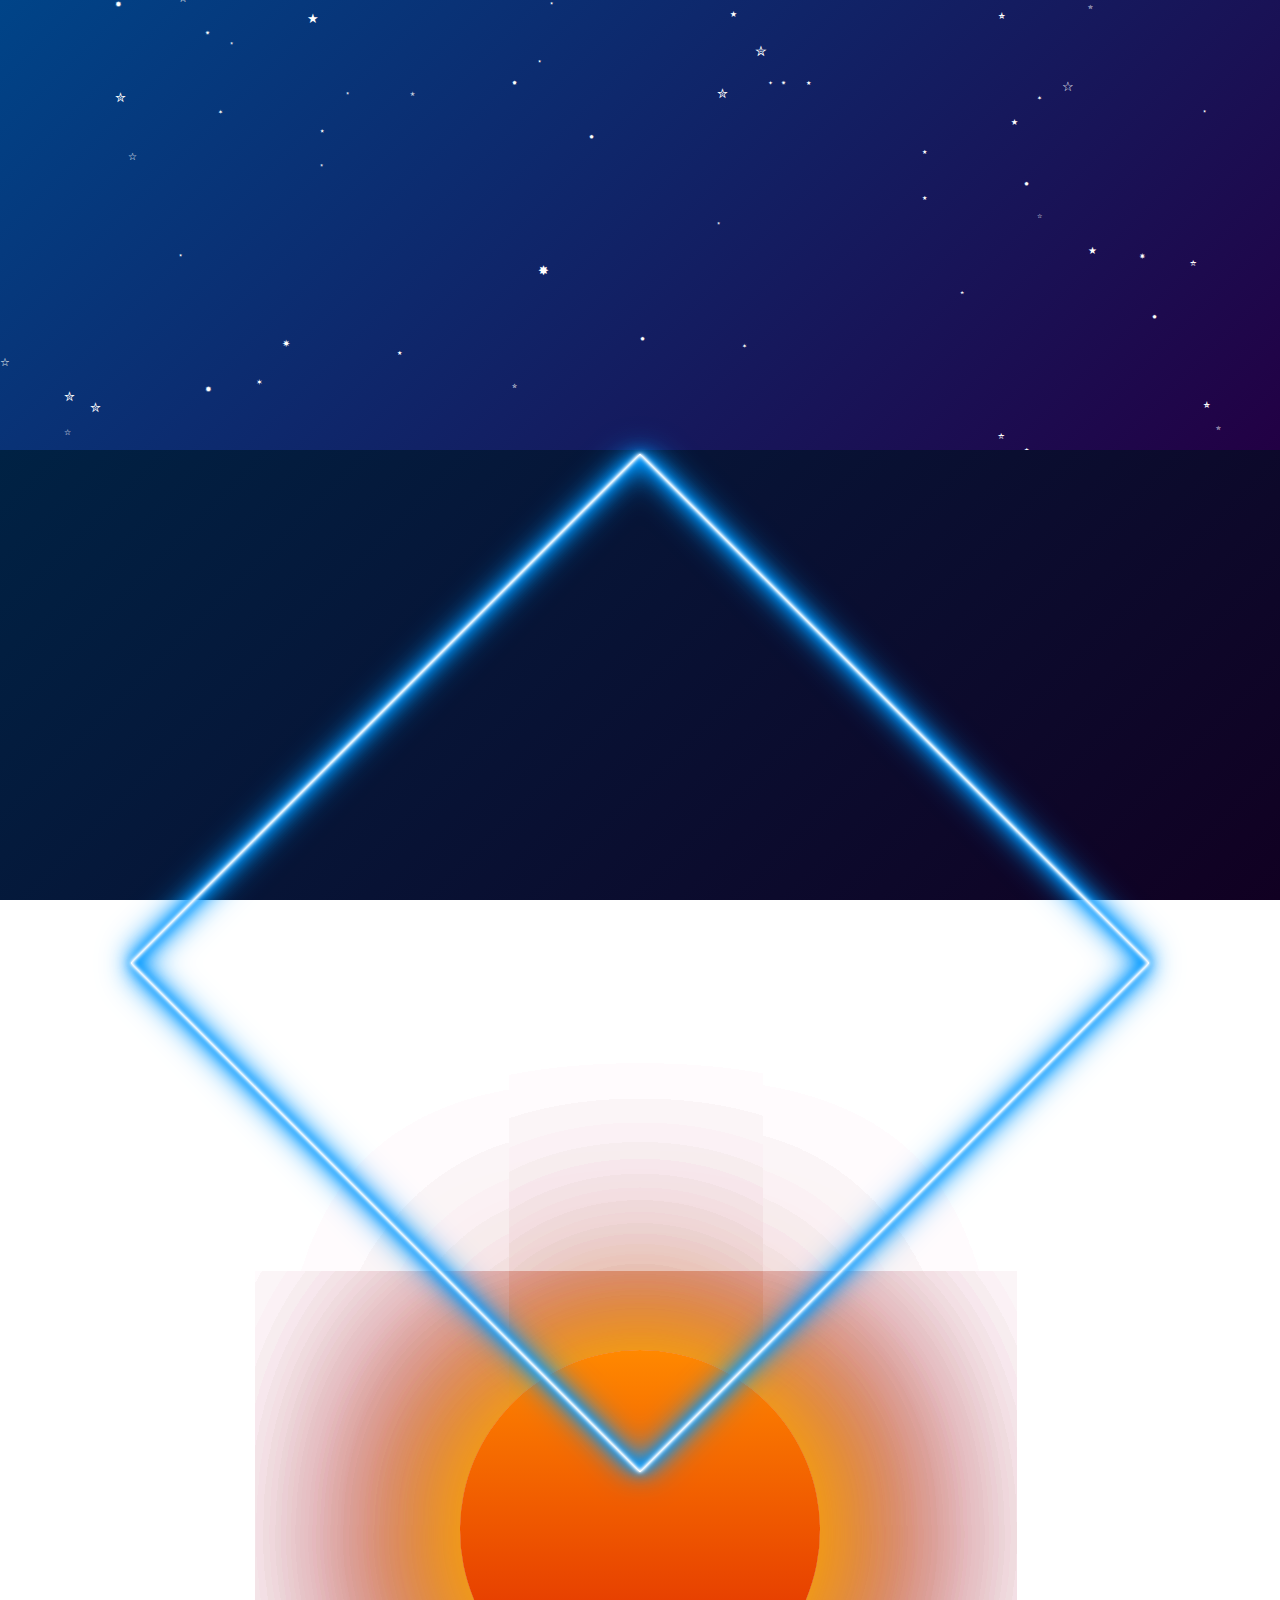
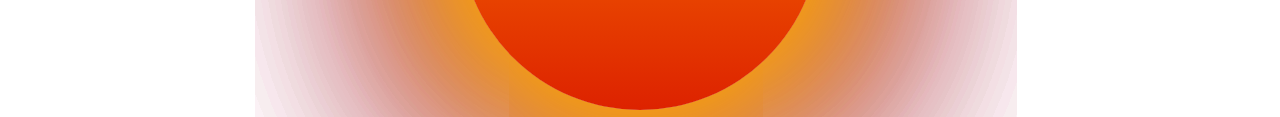
<file: index.html>
<!DOCTYPE html>
<html>
  <head>
    <title>S W A V E</title>
    <style>
	body {
  overflow: hidden;
  margin: 0;
}

@keyframes sunset {
  from {
    top: 0;
	color: #fff0;
  }

  50% {
    top: 150%;
	color: #fff1;
  }

  to {
    top: 300%;
	color: #ffff;
  }
}

.skybox {
  position: relative;
  animation: sunset 300s linear 1;
  top: 300%;
  color: #fff;
}

.star {
  position: absolute;
  z-index: -1;
}

.sun {
  --glow-size: 16px;
  --glow-white: #fa0;
  --glow-color: #808;
  background-image: linear-gradient(0deg, #d20, #f80);
  height: 40vh;
  width: 40vh;
  position: relative;
  margin: auto;
  border-radius: 50%;
  box-shadow: 0 0 calc(7 * var(--glow-size)) var(--glow-white),
  0 0 calc(11 * var(--glow-size)) var(--glow-white),
  0 0 calc(17 * var(--glow-size)) var(--glow-white),
  0 0 calc(26 * var(--glow-size)) var(--glow-white),
  0 0 calc(40 * var(--glow-size)) var(--glow-color),
  0 0 calc(62 * var(--glow-size)) var(--glow-color),
  0 0 calc(96 * var(--glow-size)) var(--glow-color),
  0 0 calc(150 * var(--glow-size)) var(--glow-color);
}

.sky {
  background-image: linear-gradient(135deg, #048, #204);
  height: 50vh;
  position: relative;
  z-index: -1;
}

.ground {
  background-image: linear-gradient(135deg, #024, #102);
  height: 50vh;
  position: relative;
}

.edge {
  --glow-size: 0.25px;
  --glow-color: #09f;
  box-shadow: 0 0 calc(7 * var(--glow-size)) white,
  0 0 calc(11 * var(--glow-size)) white,
  0 0 calc(17 * var(--glow-size)) white,
  0 0 calc(26 * var(--glow-size)) white,
  0 0 calc(40 * var(--glow-size)) var(--glow-color),
  0 0 calc(62 * var(--glow-size)) var(--glow-color),
  0 0 calc(96 * var(--glow-size)) var(--glow-color),
  0 0 calc(150 * var(--glow-size)) var(--glow-color),
  inset 0 0 calc(7 * var(--glow-size)) white,
  inset 0 0 calc(11 * var(--glow-size)) white,
  inset 0 0 calc(17 * var(--glow-size)) white,
  inset 0 0 calc(26 * var(--glow-size)) white,
  inset 0 0 calc(40 * var(--glow-size)) var(--glow-color),
  inset 0 0 calc(62 * var(--glow-size)) var(--glow-color),
  inset 0 0 calc(96 * var(--glow-size)) var(--glow-color),
  inset 0 0 calc(150 * var(--glow-size)) var(--glow-color);
  position: relative;
  top: 17vh;
  width: 80vh;
  height: 80vh;
  margin: auto;
  transform: rotate(45deg);
}

@keyframes centerline {
  from {
    height: 3px;
    transform: scale(0) rotate(45deg);
    top: 0;
    left: -3.8vh;
  }

  to {
    height: 3px;
    transform: scale(2) rotate(45deg);
    top: 41vh;
    left: 36vh;
  }
}

.center-line {
  height: 0;
  --glow-size: 0.25px;
  --glow-color: #90f;
  background-color: white;
  width: 10%;
  box-shadow: 0 0 calc(7 * var(--glow-size)) white,
  0 0 calc(11 * var(--glow-size)) white,
  0 0 calc(17 * var(--glow-size)) white,
  0 0 calc(26 * var(--glow-size)) white,
  0 0 calc(40 * var(--glow-size)) var(--glow-color),
  0 0 calc(62 * var(--glow-size)) var(--glow-color),
  0 0 calc(96 * var(--glow-size)) var(--glow-color),
  0 0 calc(150 * var(--glow-size)) var(--glow-color);
  position: absolute;
  animation: centerline 2.4s cubic-bezier(.9, 0, .9, .6) infinite;
}

.two {
  animation-delay: 0.8s;
}

.three {
  animation-delay: 1.6s;
}
	</style>
  </head>
  <body>
    <div class="sky">
      <div class="skybox">
        <div class="sun"></div>
      </div>
    </div>
    <div class="ground">
      <div class="edge">
        <div class="center-line"></div>
        <div class="center-line two"></div>
        <div class="center-line three"></div>
      </div>
    </div>
    <script>
      const skybox = document.querySelector('.skybox');
	  const stars = [...'✹✸✷✶⭒⭑✭✮⛤☆★✦'];
	  const pick = (a) => a[Math.floor(Math.random() * a.length)];
	  for (let i = 0; i < 200; i++) {
	    const star = document.createElement('div');
		star.appendChild(new Text(pick(stars)));
		star.setAttribute('class', 'star');
		star.style.setProperty('top', `${Math.floor(Math.random() * 500) - 400}%`);
		star.style.setProperty('left', `${Math.floor(Math.random() * 100)}%`);
		star.style.setProperty('font-size', `0.${Math.floor(Math.random() * 9) + 1}em`);
	    skybox.appendChild(star);
	  }
    </script>
    <script>
      window.scrollTo(0, 0);
    </script>
  </body>
</html>
</file>
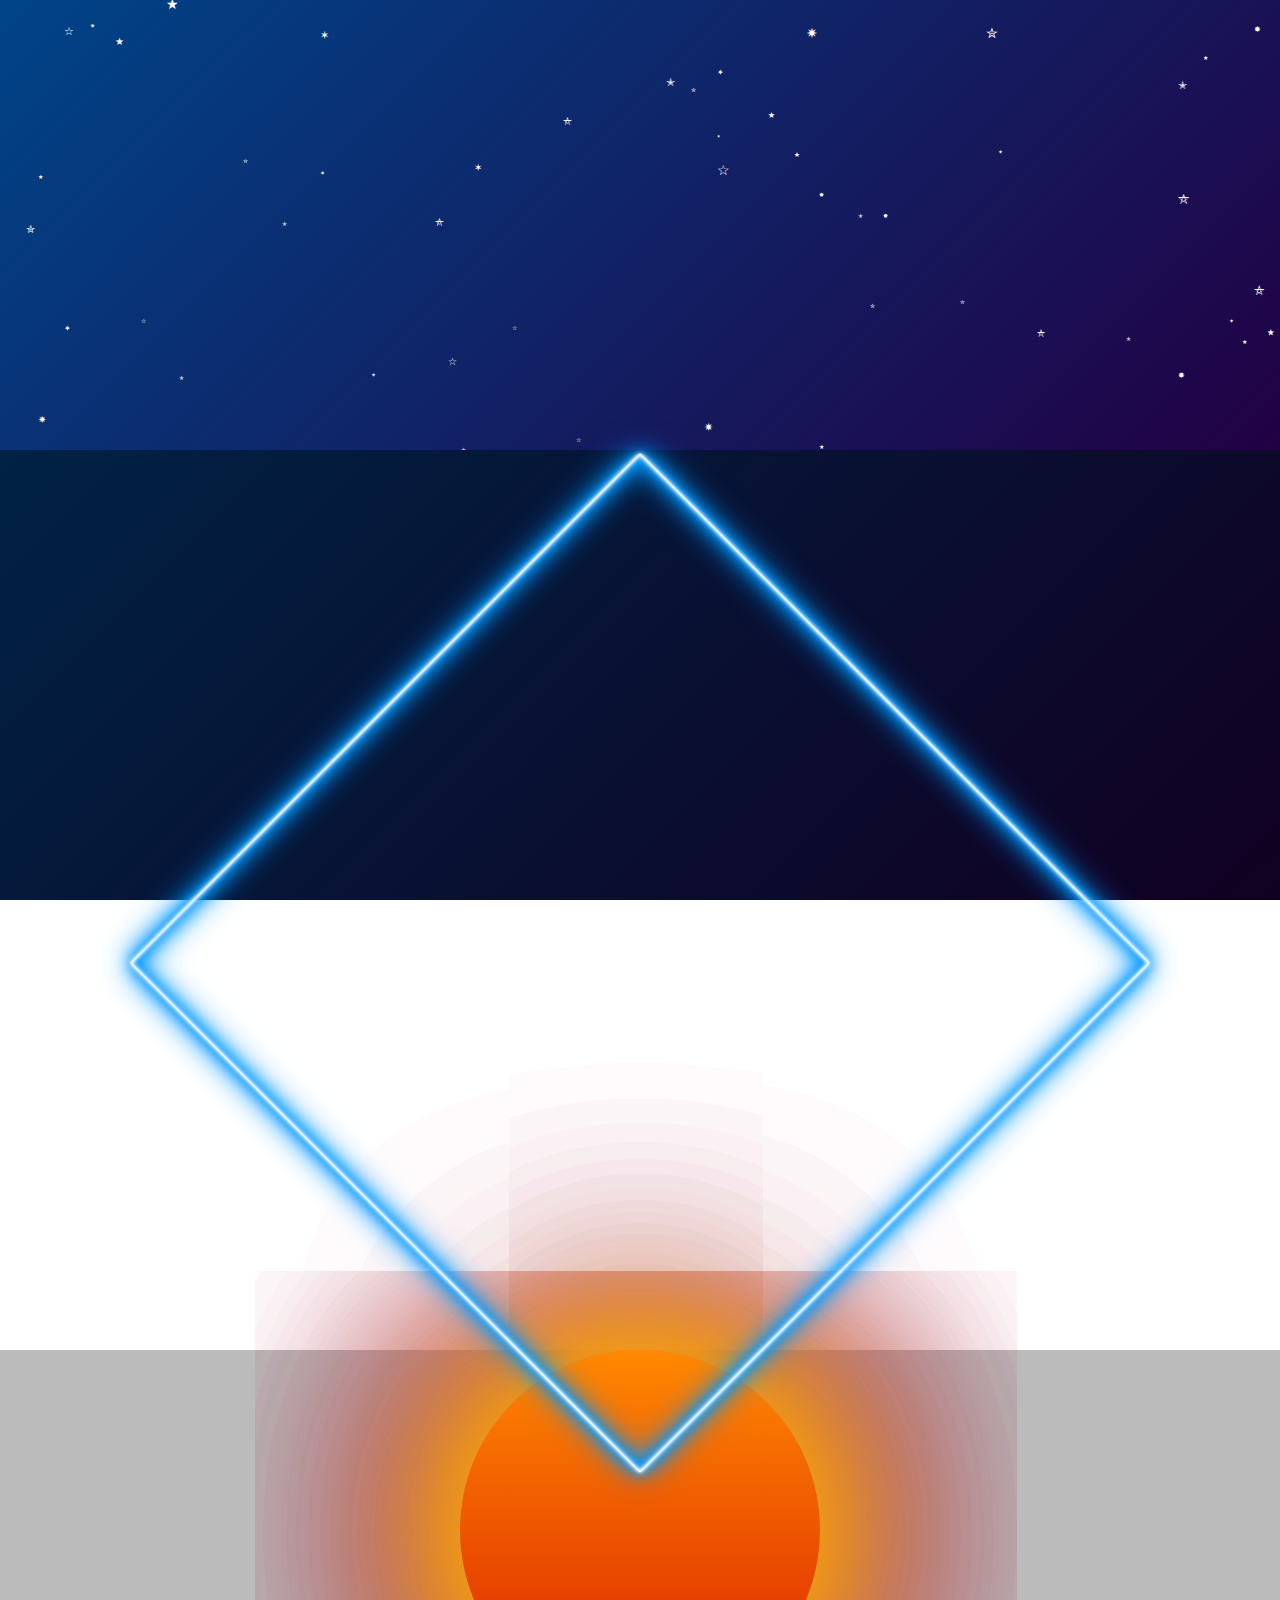
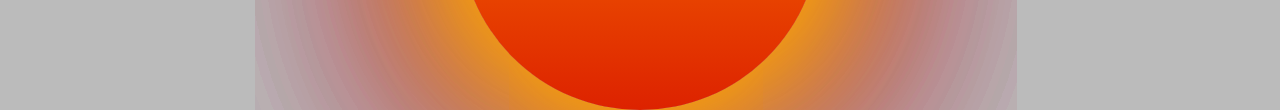
<file: swave-000.html>
<!DOCTYPE html>
<html>
  <head>
    <title>S W A V E</title>
    <style>
	body {
  overflow: hidden;
  margin: 0;
}

@keyframes sunset {
  from {
    top: 0;
	color: #fff0;
	background-color: #0000;
  }

  50% {
    top: 150%;
	color: #fff1;
	background-color: #0001;
  }

  to {
    top: 300%;
	color: #ffff;
	background-color: #0004;
  }
}

.skybox {
  position: relative;
  animation: sunset 30s linear 1;
  top: 300%;
  color: #fff;
  background-color: #0004;
}

.star {
  position: absolute;
  z-index: -1;
}

.sun {
  --glow-size: 16px;
  --glow-white: #fa0;
  --glow-color: #808;
  background-image: linear-gradient(0deg, #d20, #f80);
  height: 40vh;
  width: 40vh;
  position: relative;
  margin: auto;
  border-radius: 50%;
  box-shadow: 0 0 calc(7 * var(--glow-size)) var(--glow-white),
  0 0 calc(11 * var(--glow-size)) var(--glow-white),
  0 0 calc(17 * var(--glow-size)) var(--glow-white),
  0 0 calc(26 * var(--glow-size)) var(--glow-white),
  0 0 calc(40 * var(--glow-size)) var(--glow-color),
  0 0 calc(62 * var(--glow-size)) var(--glow-color),
  0 0 calc(96 * var(--glow-size)) var(--glow-color),
  0 0 calc(150 * var(--glow-size)) var(--glow-color);
}

.sky {
  background-image: linear-gradient(135deg, #048, #204);
  height: 50vh;
  position: relative;
  z-index: -1;
}

.ground {
  background-image: linear-gradient(135deg, #024, #102);
  height: 50vh;
  position: relative;
}

.edge {
  --glow-size: 0.25px;
  --glow-color: #09f;
  box-shadow: 0 0 calc(7 * var(--glow-size)) white,
  0 0 calc(11 * var(--glow-size)) white,
  0 0 calc(17 * var(--glow-size)) white,
  0 0 calc(26 * var(--glow-size)) white,
  0 0 calc(40 * var(--glow-size)) var(--glow-color),
  0 0 calc(62 * var(--glow-size)) var(--glow-color),
  0 0 calc(96 * var(--glow-size)) var(--glow-color),
  0 0 calc(150 * var(--glow-size)) var(--glow-color),
  inset 0 0 calc(7 * var(--glow-size)) white,
  inset 0 0 calc(11 * var(--glow-size)) white,
  inset 0 0 calc(17 * var(--glow-size)) white,
  inset 0 0 calc(26 * var(--glow-size)) white,
  inset 0 0 calc(40 * var(--glow-size)) var(--glow-color),
  inset 0 0 calc(62 * var(--glow-size)) var(--glow-color),
  inset 0 0 calc(96 * var(--glow-size)) var(--glow-color),
  inset 0 0 calc(150 * var(--glow-size)) var(--glow-color);
  position: relative;
  top: 17vh;
  width: 80vh;
  height: 80vh;
  margin: auto;
  transform: rotate(45deg);
}

@keyframes centerline {
  from {
    height: 3px;
    transform: scale(0) rotate(45deg);
    top: 0;
    left: -3.8vh;
  }

  to {
    height: 3px;
    transform: scale(2) rotate(45deg);
    top: 41vh;
    left: 36vh;
  }
}

.center-line {
  height: 0;
  --glow-size: 0.25px;
  --glow-color: #90f;
  background-color: white;
  width: 10%;
  box-shadow: 0 0 calc(7 * var(--glow-size)) white,
  0 0 calc(11 * var(--glow-size)) white,
  0 0 calc(17 * var(--glow-size)) white,
  0 0 calc(26 * var(--glow-size)) white,
  0 0 calc(40 * var(--glow-size)) var(--glow-color),
  0 0 calc(62 * var(--glow-size)) var(--glow-color),
  0 0 calc(96 * var(--glow-size)) var(--glow-color),
  0 0 calc(150 * var(--glow-size)) var(--glow-color);
  position: absolute;
  animation: centerline 2.4s cubic-bezier(.9, 0, .9, .6) infinite;
}

.two {
  animation-delay: 0.8s;
}

.three {
  animation-delay: 1.6s;
}
	</style>
  </head>
  <body>
    <div class="sky">
      <div class="skybox">
        <div class="sun"></div>
      </div>
    </div>
    <div class="ground">
      <div class="edge">
        <div class="center-line"></div>
        <div class="center-line two"></div>
        <div class="center-line three"></div>
      </div>
    </div>
    <script>
      const skybox = document.querySelector('.skybox');
	  const stars = [...'✹✸✷✶⭒⭑✭✮⛤☆★✦'];
	  const pick = (a) => a[Math.floor(Math.random() * a.length)];
	  for (let i = 0; i < 200; i++) {
	    const star = document.createElement('div');
		star.appendChild(new Text(pick(stars)));
		star.setAttribute('class', 'star');
		star.style.setProperty('top', `${Math.floor(Math.random() * 500) - 400}%`);
		star.style.setProperty('left', `${Math.floor(Math.random() * 100)}%`);
		star.style.setProperty('font-size', `0.${Math.floor(Math.random() * 9) + 1}em`);
	    skybox.appendChild(star);
	  }
    </script>
    <script>
      window.scrollTo(0, 0);
    </script>
  </body>
</html>
</file>
